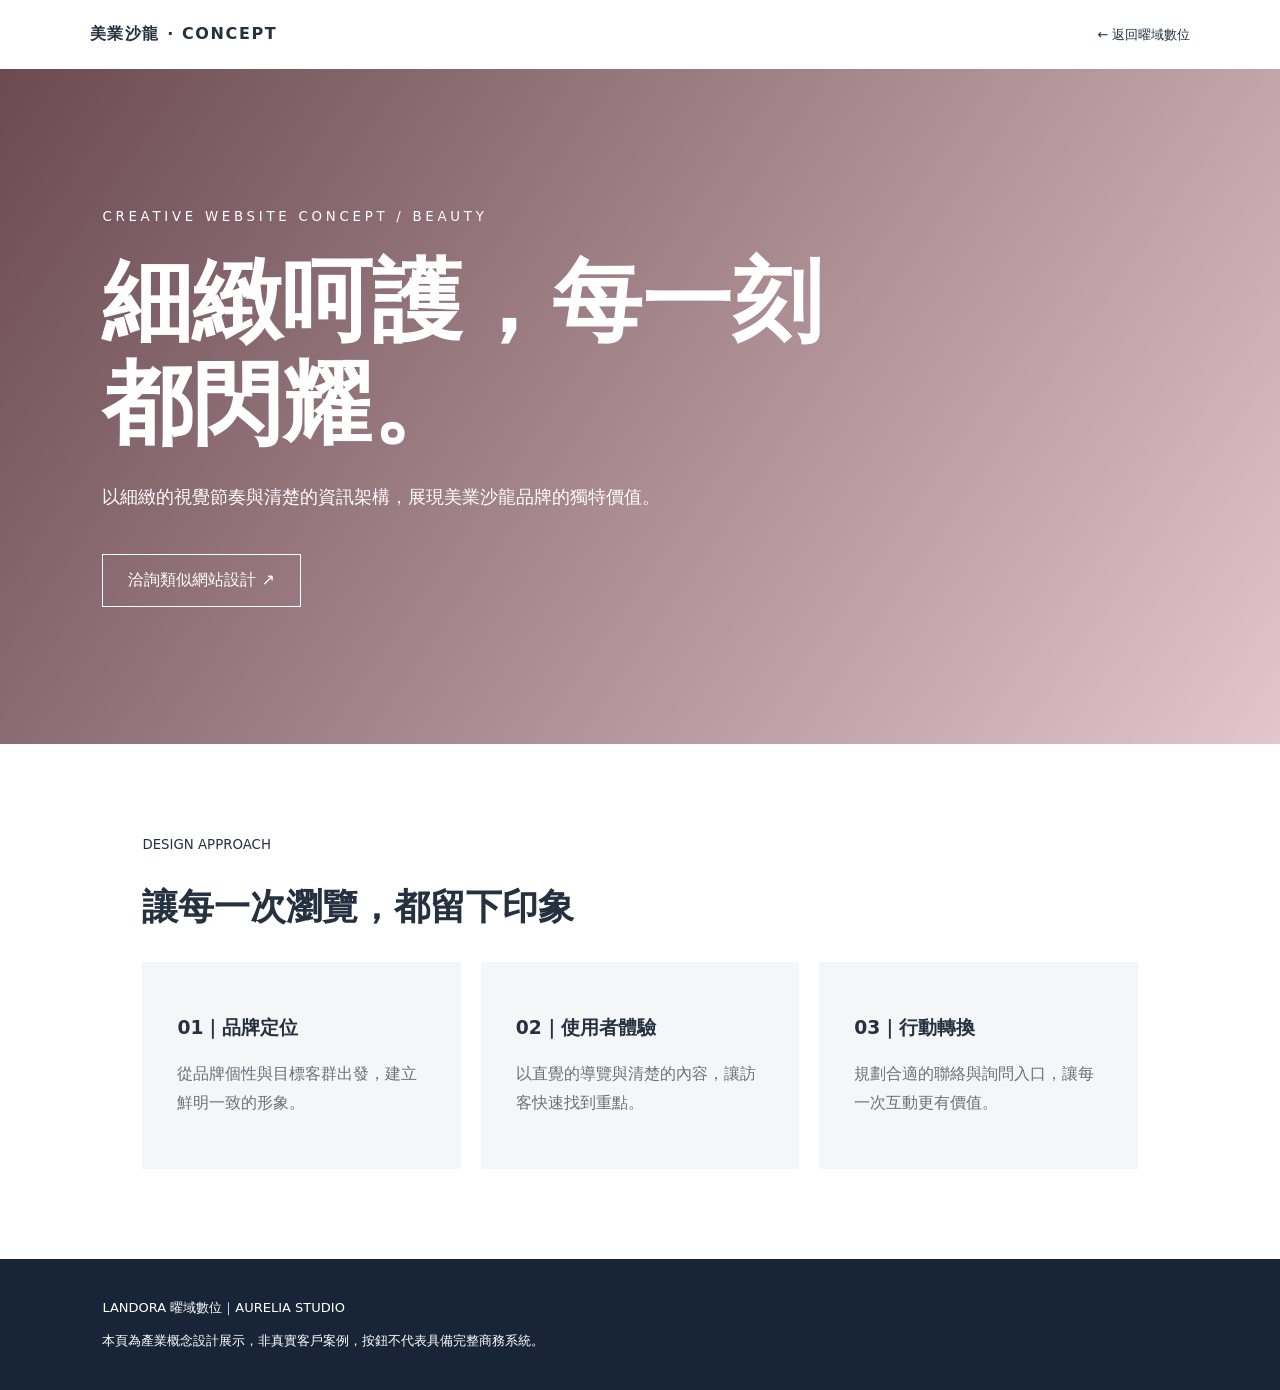
<file: public/demos/beauty.html>
<!doctype html><html lang="zh-Hant"><head><meta charset="utf-8"><meta name="viewport" content="width=device-width,initial-scale=1"><title>美業沙龍｜曜域數位概念展示</title><style>*{box-sizing:border-box}body{margin:0;font-family:system-ui,-apple-system,sans-serif;color:#253040}header{padding:24px 7%;display:flex;justify-content:space-between;align-items:center}header a{color:inherit;text-decoration:none;font-size:13px}.logo{font-weight:800;letter-spacing:.1em}.hero{min-height:75vh;display:flex;align-items:center;padding:8%;background:linear-gradient(125deg,#6b4a52,#e2c6cb);color:white}.hero div{max-width:800px}.hero small{letter-spacing:.28em}.hero h1{font-size:clamp(44px,7vw,100px);line-height:1.15;margin:25px 0}.hero p{font-size:18px;line-height:1.8}.button{display:inline-block;margin-top:22px;border:1px solid white;padding:15px 25px;color:white;text-decoration:none}.section{padding:90px 8%;max-width:1200px;margin:auto}.section h2{font-size:36px}.grid{display:grid;grid-template-columns:repeat(3,1fr);gap:20px}.grid article{padding:35px;background:#f5f6f7;min-height:200px}.grid p{color:#67727b;line-height:1.8}footer{padding:40px 8%;background:#182438;color:white;font-size:13px}@media(max-width:650px){.grid{grid-template-columns:1fr}.hero{min-height:65vh}.section{padding:55px 7%}}</style></head><body><header><div class="logo">美業沙龍 · CONCEPT</div><a href="/">← 返回曜域數位</a></header><section class="hero"><div><small>CREATIVE WEBSITE CONCEPT / BEAUTY</small><h1>細緻呵護，每一刻都閃耀。</h1><p>以細緻的視覺節奏與清楚的資訊架構，展現美業沙龍品牌的獨特價值。</p><a class="button" href="/">洽詢類似網站設計 ↗</a></div></section><section class="section"><small>DESIGN APPROACH</small><h2>讓每一次瀏覽，都留下印象</h2><div class="grid"><article><h3>01｜品牌定位</h3><p>從品牌個性與目標客群出發，建立鮮明一致的形象。</p></article><article><h3>02｜使用者體驗</h3><p>以直覺的導覽與清楚的內容，讓訪客快速找到重點。</p></article><article><h3>03｜行動轉換</h3><p>規劃合適的聯絡與詢問入口，讓每一次互動更有價值。</p></article></div></section><footer>LANDORA 曜域數位｜AURELIA STUDIO<br><br>本頁為產業概念設計展示，非真實客戶案例，按鈕不代表具備完整商務系統。</footer></body></html>
</file>
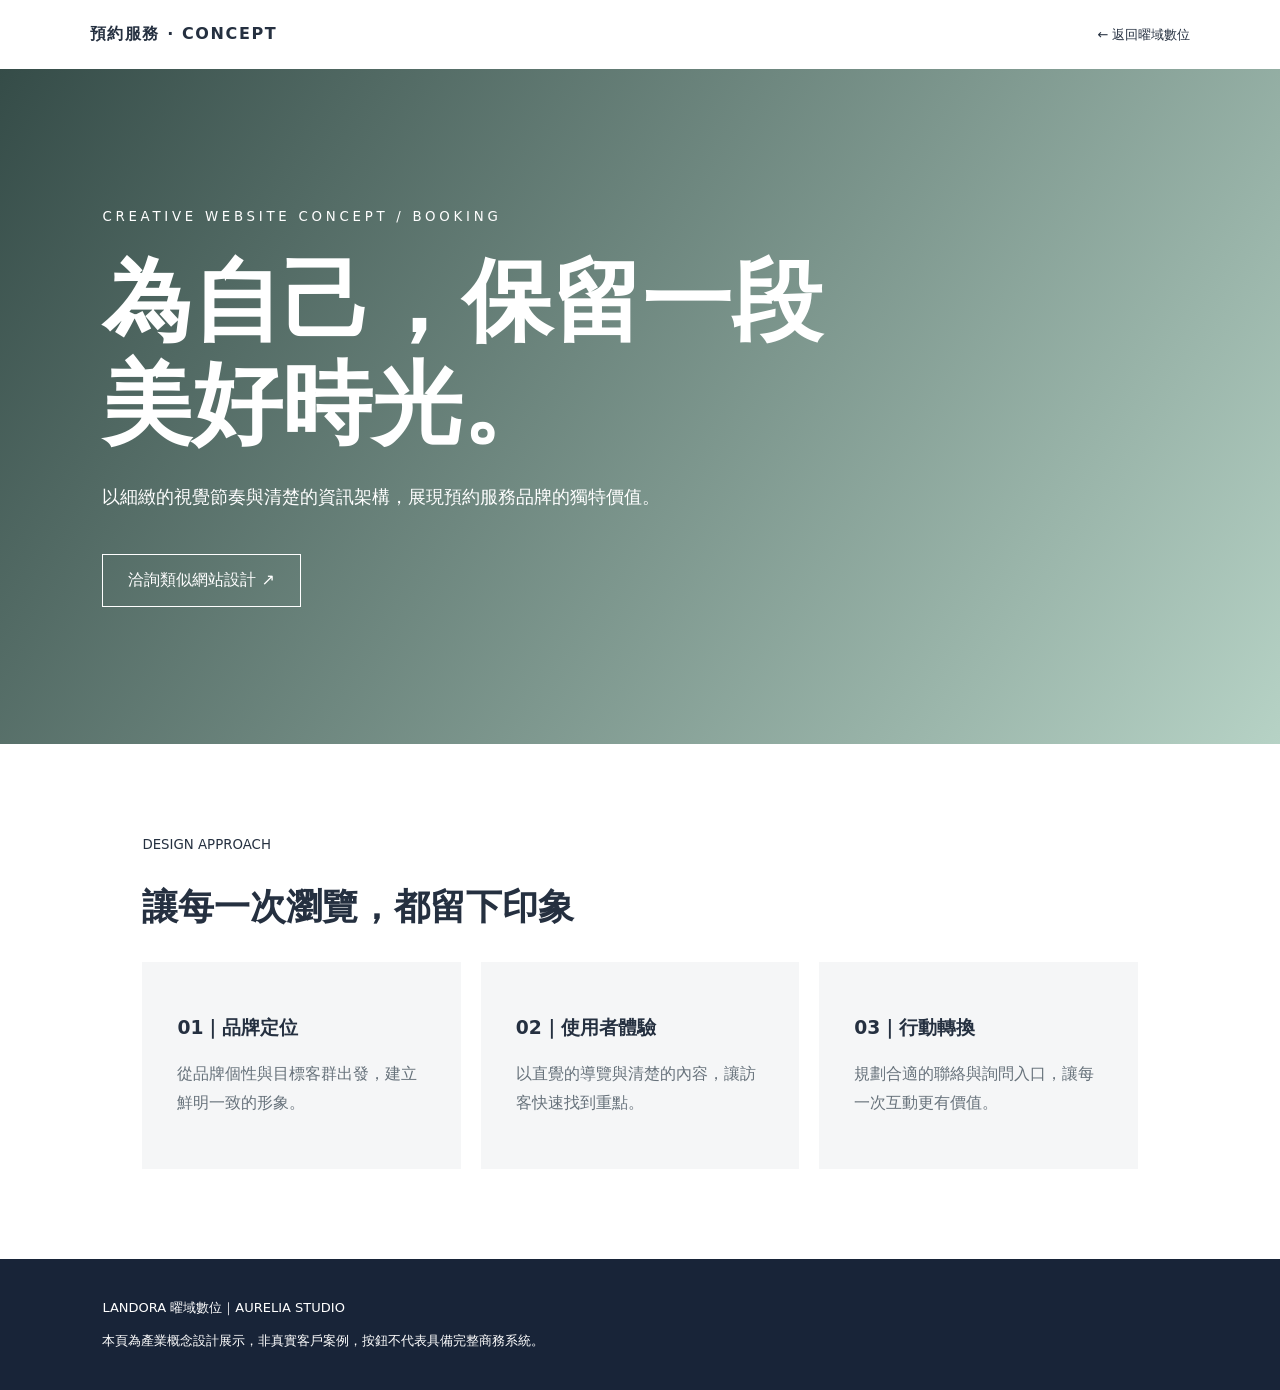
<file: public/demos/booking.html>
<!doctype html><html lang="zh-Hant"><head><meta charset="utf-8"><meta name="viewport" content="width=device-width,initial-scale=1"><title>預約服務｜曜域數位概念展示</title><style>*{box-sizing:border-box}body{margin:0;font-family:system-ui,-apple-system,sans-serif;color:#253040}header{padding:24px 7%;display:flex;justify-content:space-between;align-items:center}header a{color:inherit;text-decoration:none;font-size:13px}.logo{font-weight:800;letter-spacing:.1em}.hero{min-height:75vh;display:flex;align-items:center;padding:8%;background:linear-gradient(125deg,#354c48,#b6d2c5);color:white}.hero div{max-width:800px}.hero small{letter-spacing:.28em}.hero h1{font-size:clamp(44px,7vw,100px);line-height:1.15;margin:25px 0}.hero p{font-size:18px;line-height:1.8}.button{display:inline-block;margin-top:22px;border:1px solid white;padding:15px 25px;color:white;text-decoration:none}.section{padding:90px 8%;max-width:1200px;margin:auto}.section h2{font-size:36px}.grid{display:grid;grid-template-columns:repeat(3,1fr);gap:20px}.grid article{padding:35px;background:#f5f6f7;min-height:200px}.grid p{color:#67727b;line-height:1.8}footer{padding:40px 8%;background:#182438;color:white;font-size:13px}@media(max-width:650px){.grid{grid-template-columns:1fr}.hero{min-height:65vh}.section{padding:55px 7%}}</style></head><body><header><div class="logo">預約服務 · CONCEPT</div><a href="/">← 返回曜域數位</a></header><section class="hero"><div><small>CREATIVE WEBSITE CONCEPT / BOOKING</small><h1>為自己，保留一段美好時光。</h1><p>以細緻的視覺節奏與清楚的資訊架構，展現預約服務品牌的獨特價值。</p><a class="button" href="/">洽詢類似網站設計 ↗</a></div></section><section class="section"><small>DESIGN APPROACH</small><h2>讓每一次瀏覽，都留下印象</h2><div class="grid"><article><h3>01｜品牌定位</h3><p>從品牌個性與目標客群出發，建立鮮明一致的形象。</p></article><article><h3>02｜使用者體驗</h3><p>以直覺的導覽與清楚的內容，讓訪客快速找到重點。</p></article><article><h3>03｜行動轉換</h3><p>規劃合適的聯絡與詢問入口，讓每一次互動更有價值。</p></article></div></section><footer>LANDORA 曜域數位｜AURELIA STUDIO<br><br>本頁為產業概念設計展示，非真實客戶案例，按鈕不代表具備完整商務系統。</footer></body></html>
</file>
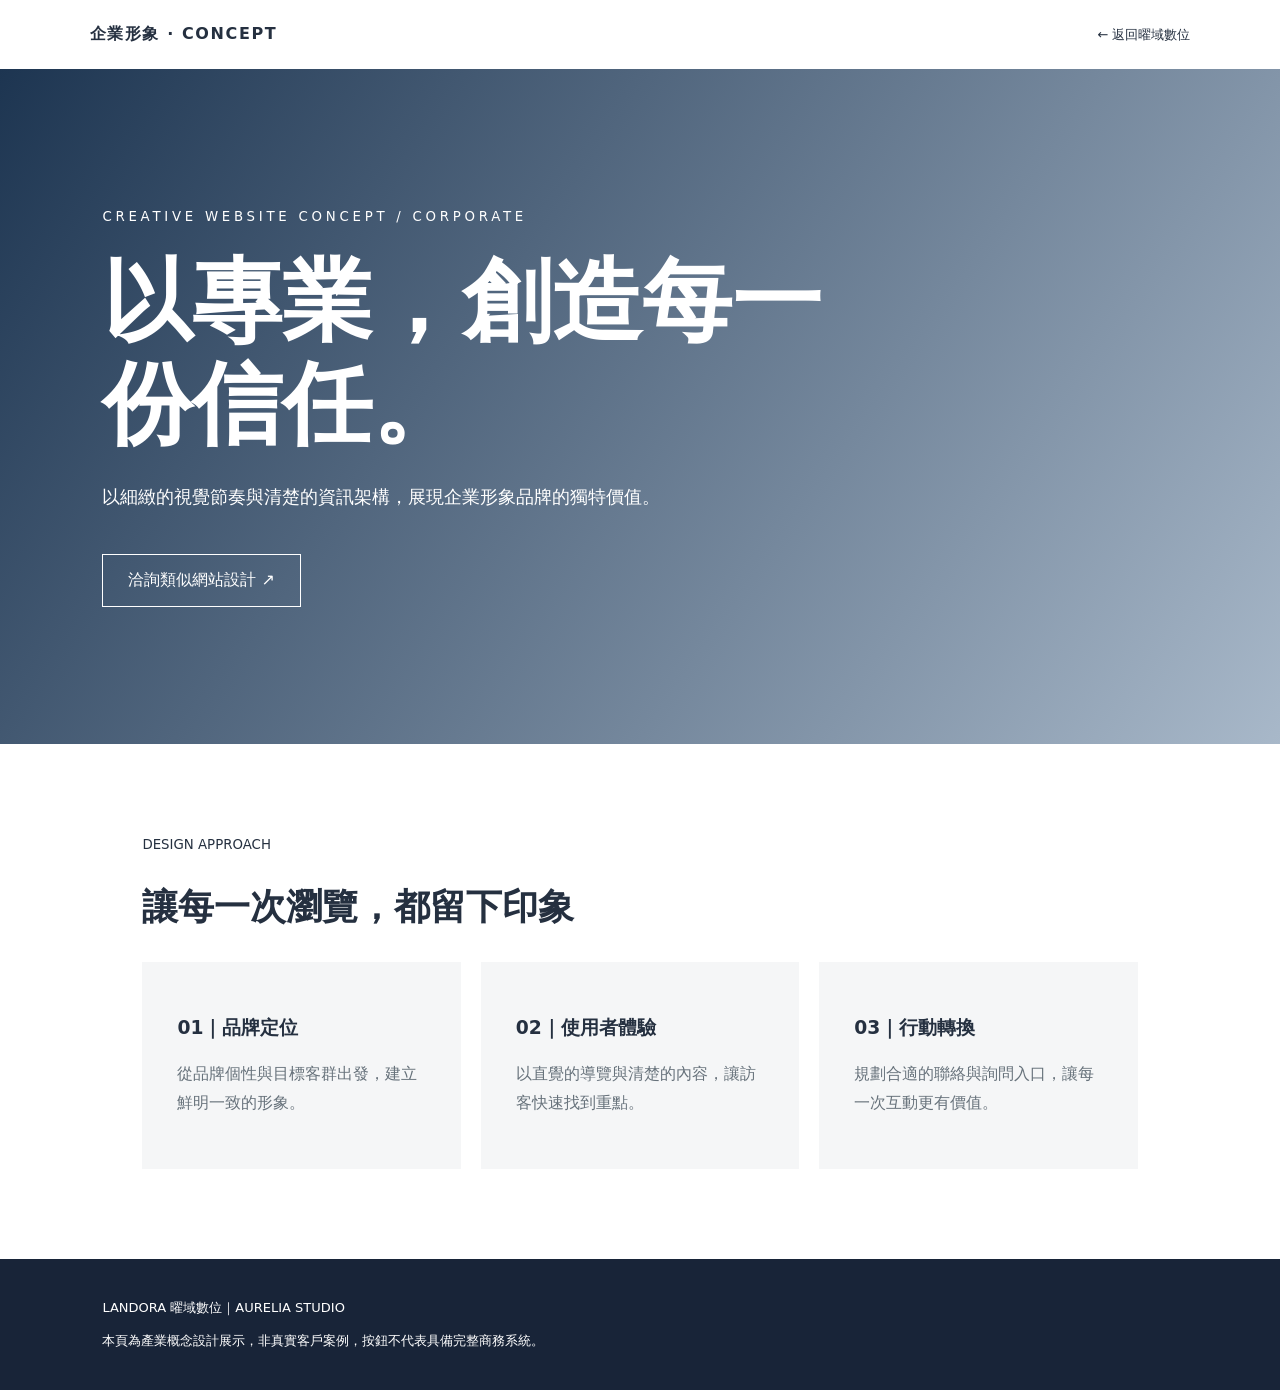
<file: public/demos/corporate.html>
<!doctype html><html lang="zh-Hant"><head><meta charset="utf-8"><meta name="viewport" content="width=device-width,initial-scale=1"><title>企業形象｜曜域數位概念展示</title><style>*{box-sizing:border-box}body{margin:0;font-family:system-ui,-apple-system,sans-serif;color:#253040}header{padding:24px 7%;display:flex;justify-content:space-between;align-items:center}header a{color:inherit;text-decoration:none;font-size:13px}.logo{font-weight:800;letter-spacing:.1em}.hero{min-height:75vh;display:flex;align-items:center;padding:8%;background:linear-gradient(125deg,#1d3551,#a8b8c9);color:white}.hero div{max-width:800px}.hero small{letter-spacing:.28em}.hero h1{font-size:clamp(44px,7vw,100px);line-height:1.15;margin:25px 0}.hero p{font-size:18px;line-height:1.8}.button{display:inline-block;margin-top:22px;border:1px solid white;padding:15px 25px;color:white;text-decoration:none}.section{padding:90px 8%;max-width:1200px;margin:auto}.section h2{font-size:36px}.grid{display:grid;grid-template-columns:repeat(3,1fr);gap:20px}.grid article{padding:35px;background:#f5f6f7;min-height:200px}.grid p{color:#67727b;line-height:1.8}footer{padding:40px 8%;background:#182438;color:white;font-size:13px}@media(max-width:650px){.grid{grid-template-columns:1fr}.hero{min-height:65vh}.section{padding:55px 7%}}</style></head><body><header><div class="logo">企業形象 · CONCEPT</div><a href="/">← 返回曜域數位</a></header><section class="hero"><div><small>CREATIVE WEBSITE CONCEPT / CORPORATE</small><h1>以專業，創造每一份信任。</h1><p>以細緻的視覺節奏與清楚的資訊架構，展現企業形象品牌的獨特價值。</p><a class="button" href="/">洽詢類似網站設計 ↗</a></div></section><section class="section"><small>DESIGN APPROACH</small><h2>讓每一次瀏覽，都留下印象</h2><div class="grid"><article><h3>01｜品牌定位</h3><p>從品牌個性與目標客群出發，建立鮮明一致的形象。</p></article><article><h3>02｜使用者體驗</h3><p>以直覺的導覽與清楚的內容，讓訪客快速找到重點。</p></article><article><h3>03｜行動轉換</h3><p>規劃合適的聯絡與詢問入口，讓每一次互動更有價值。</p></article></div></section><footer>LANDORA 曜域數位｜AURELIA STUDIO<br><br>本頁為產業概念設計展示，非真實客戶案例，按鈕不代表具備完整商務系統。</footer></body></html>
</file>
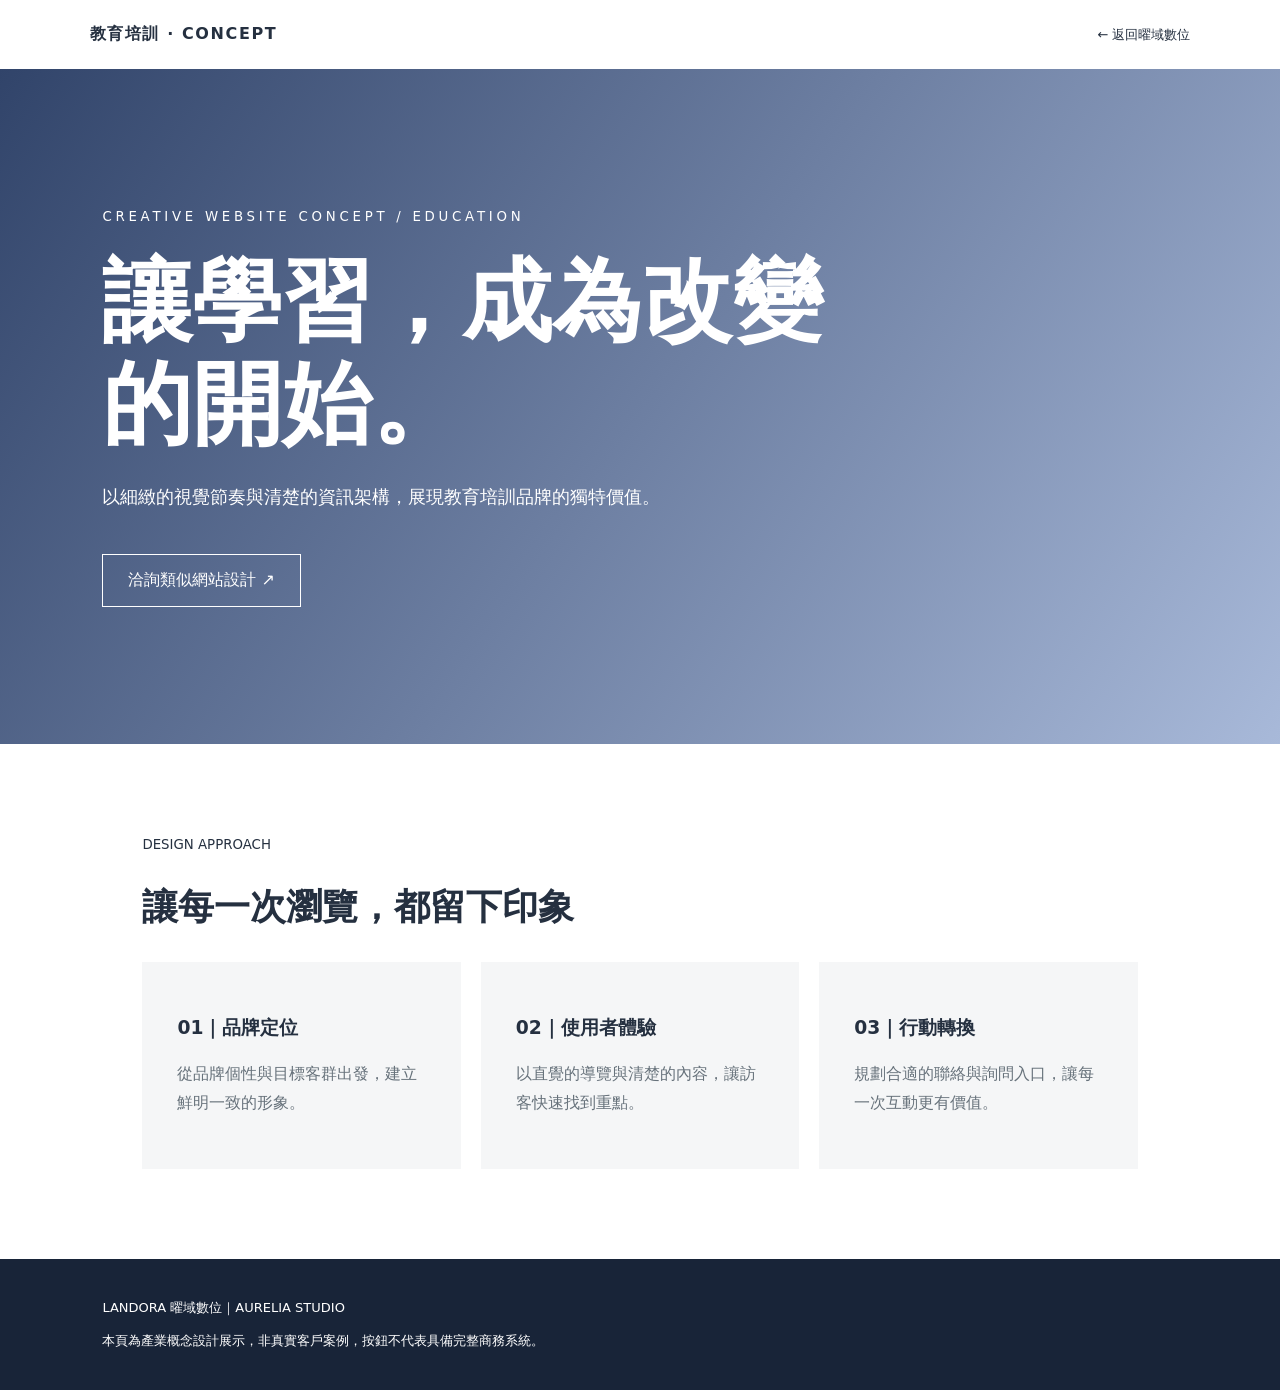
<file: public/demos/education.html>
<!doctype html><html lang="zh-Hant"><head><meta charset="utf-8"><meta name="viewport" content="width=device-width,initial-scale=1"><title>教育培訓｜曜域數位概念展示</title><style>*{box-sizing:border-box}body{margin:0;font-family:system-ui,-apple-system,sans-serif;color:#253040}header{padding:24px 7%;display:flex;justify-content:space-between;align-items:center}header a{color:inherit;text-decoration:none;font-size:13px}.logo{font-weight:800;letter-spacing:.1em}.hero{min-height:75vh;display:flex;align-items:center;padding:8%;background:linear-gradient(125deg,#31446a,#a8b9d9);color:white}.hero div{max-width:800px}.hero small{letter-spacing:.28em}.hero h1{font-size:clamp(44px,7vw,100px);line-height:1.15;margin:25px 0}.hero p{font-size:18px;line-height:1.8}.button{display:inline-block;margin-top:22px;border:1px solid white;padding:15px 25px;color:white;text-decoration:none}.section{padding:90px 8%;max-width:1200px;margin:auto}.section h2{font-size:36px}.grid{display:grid;grid-template-columns:repeat(3,1fr);gap:20px}.grid article{padding:35px;background:#f5f6f7;min-height:200px}.grid p{color:#67727b;line-height:1.8}footer{padding:40px 8%;background:#182438;color:white;font-size:13px}@media(max-width:650px){.grid{grid-template-columns:1fr}.hero{min-height:65vh}.section{padding:55px 7%}}</style></head><body><header><div class="logo">教育培訓 · CONCEPT</div><a href="/">← 返回曜域數位</a></header><section class="hero"><div><small>CREATIVE WEBSITE CONCEPT / EDUCATION</small><h1>讓學習，成為改變的開始。</h1><p>以細緻的視覺節奏與清楚的資訊架構，展現教育培訓品牌的獨特價值。</p><a class="button" href="/">洽詢類似網站設計 ↗</a></div></section><section class="section"><small>DESIGN APPROACH</small><h2>讓每一次瀏覽，都留下印象</h2><div class="grid"><article><h3>01｜品牌定位</h3><p>從品牌個性與目標客群出發，建立鮮明一致的形象。</p></article><article><h3>02｜使用者體驗</h3><p>以直覺的導覽與清楚的內容，讓訪客快速找到重點。</p></article><article><h3>03｜行動轉換</h3><p>規劃合適的聯絡與詢問入口，讓每一次互動更有價值。</p></article></div></section><footer>LANDORA 曜域數位｜AURELIA STUDIO<br><br>本頁為產業概念設計展示，非真實客戶案例，按鈕不代表具備完整商務系統。</footer></body></html>
</file>
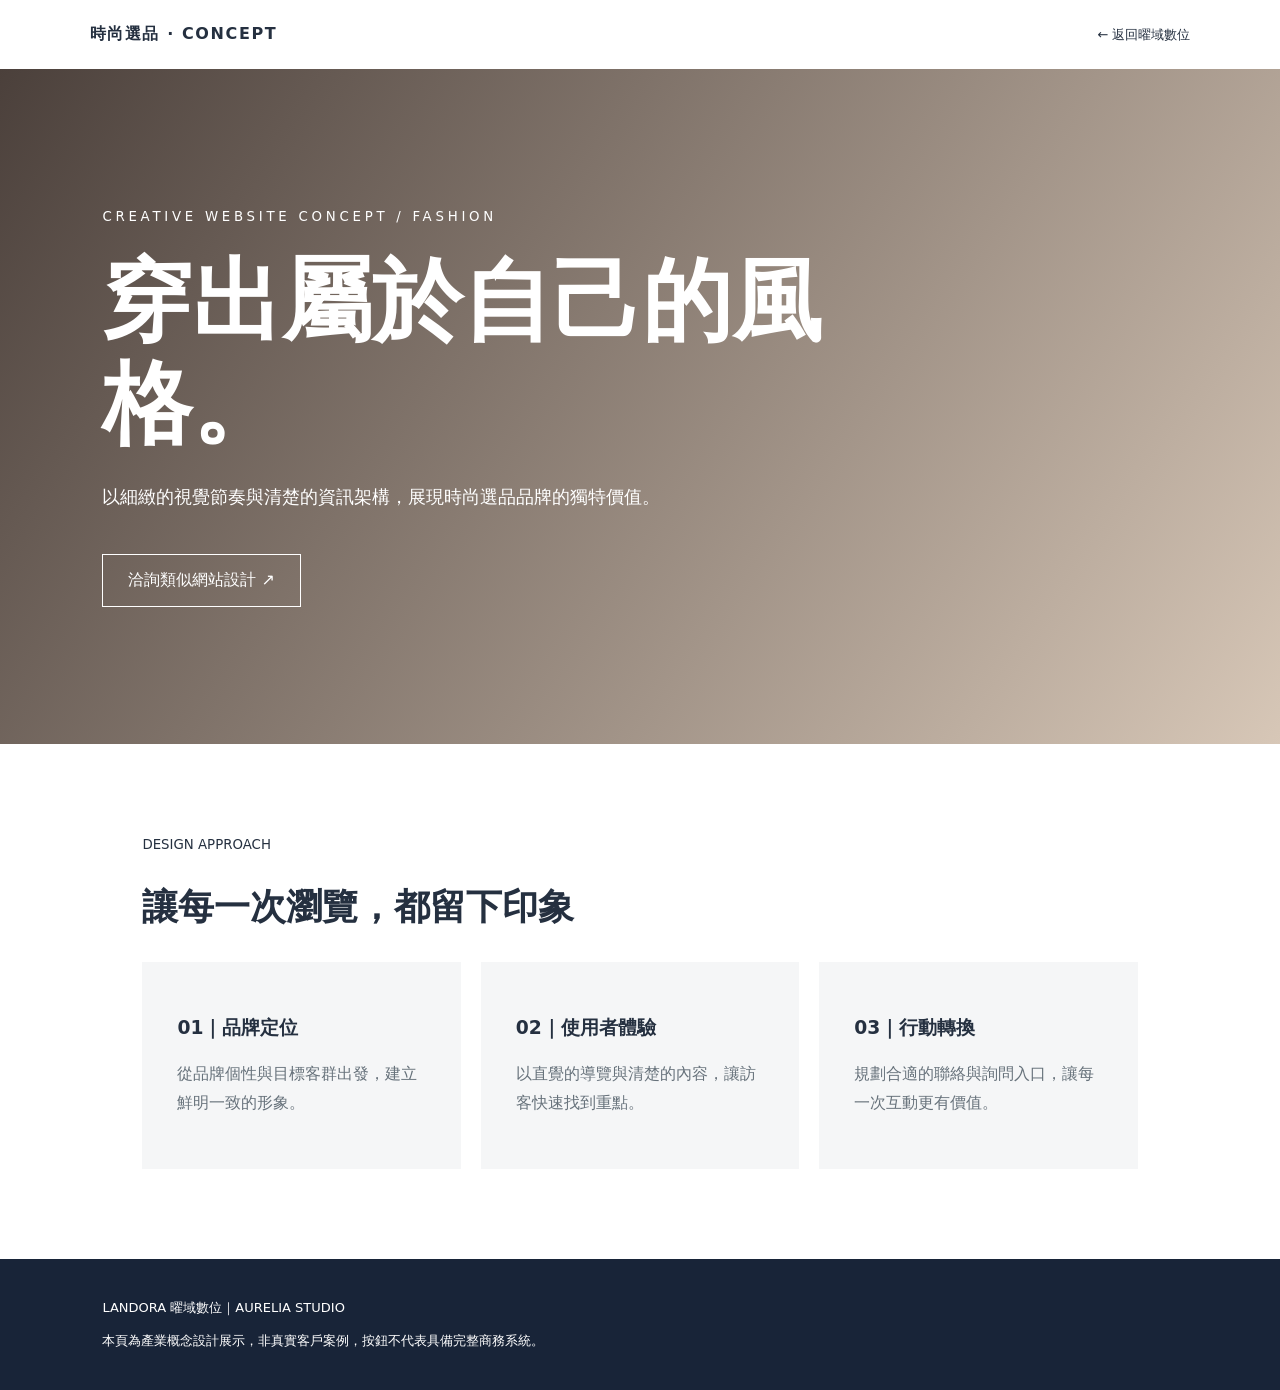
<file: public/demos/fashion.html>
<!doctype html><html lang="zh-Hant"><head><meta charset="utf-8"><meta name="viewport" content="width=device-width,initial-scale=1"><title>時尚選品｜曜域數位概念展示</title><style>*{box-sizing:border-box}body{margin:0;font-family:system-ui,-apple-system,sans-serif;color:#253040}header{padding:24px 7%;display:flex;justify-content:space-between;align-items:center}header a{color:inherit;text-decoration:none;font-size:13px}.logo{font-weight:800;letter-spacing:.1em}.hero{min-height:75vh;display:flex;align-items:center;padding:8%;background:linear-gradient(125deg,#4b403b,#d7c7b7);color:white}.hero div{max-width:800px}.hero small{letter-spacing:.28em}.hero h1{font-size:clamp(44px,7vw,100px);line-height:1.15;margin:25px 0}.hero p{font-size:18px;line-height:1.8}.button{display:inline-block;margin-top:22px;border:1px solid white;padding:15px 25px;color:white;text-decoration:none}.section{padding:90px 8%;max-width:1200px;margin:auto}.section h2{font-size:36px}.grid{display:grid;grid-template-columns:repeat(3,1fr);gap:20px}.grid article{padding:35px;background:#f5f6f7;min-height:200px}.grid p{color:#67727b;line-height:1.8}footer{padding:40px 8%;background:#182438;color:white;font-size:13px}@media(max-width:650px){.grid{grid-template-columns:1fr}.hero{min-height:65vh}.section{padding:55px 7%}}</style></head><body><header><div class="logo">時尚選品 · CONCEPT</div><a href="/">← 返回曜域數位</a></header><section class="hero"><div><small>CREATIVE WEBSITE CONCEPT / FASHION</small><h1>穿出屬於自己的風格。</h1><p>以細緻的視覺節奏與清楚的資訊架構，展現時尚選品品牌的獨特價值。</p><a class="button" href="/">洽詢類似網站設計 ↗</a></div></section><section class="section"><small>DESIGN APPROACH</small><h2>讓每一次瀏覽，都留下印象</h2><div class="grid"><article><h3>01｜品牌定位</h3><p>從品牌個性與目標客群出發，建立鮮明一致的形象。</p></article><article><h3>02｜使用者體驗</h3><p>以直覺的導覽與清楚的內容，讓訪客快速找到重點。</p></article><article><h3>03｜行動轉換</h3><p>規劃合適的聯絡與詢問入口，讓每一次互動更有價值。</p></article></div></section><footer>LANDORA 曜域數位｜AURELIA STUDIO<br><br>本頁為產業概念設計展示，非真實客戶案例，按鈕不代表具備完整商務系統。</footer></body></html>
</file>
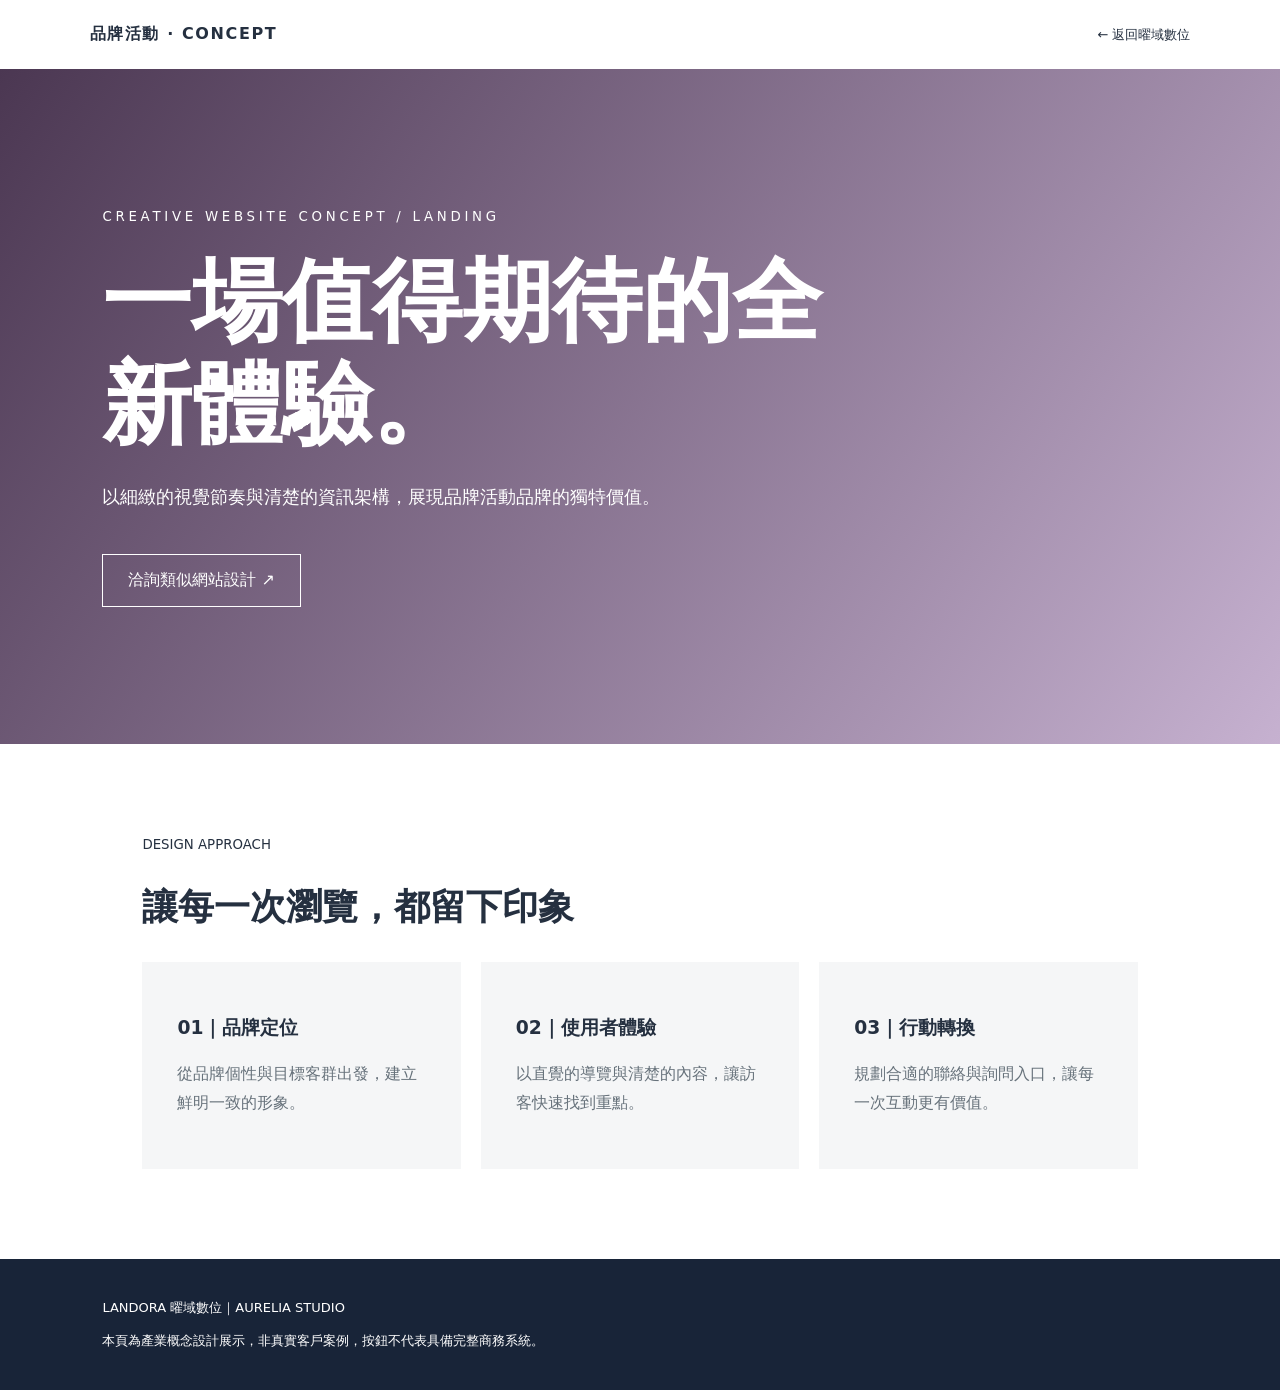
<file: public/demos/landing.html>
<!doctype html><html lang="zh-Hant"><head><meta charset="utf-8"><meta name="viewport" content="width=device-width,initial-scale=1"><title>品牌活動｜曜域數位概念展示</title><style>*{box-sizing:border-box}body{margin:0;font-family:system-ui,-apple-system,sans-serif;color:#253040}header{padding:24px 7%;display:flex;justify-content:space-between;align-items:center}header a{color:inherit;text-decoration:none;font-size:13px}.logo{font-weight:800;letter-spacing:.1em}.hero{min-height:75vh;display:flex;align-items:center;padding:8%;background:linear-gradient(125deg,#4b3752,#c6b1d0);color:white}.hero div{max-width:800px}.hero small{letter-spacing:.28em}.hero h1{font-size:clamp(44px,7vw,100px);line-height:1.15;margin:25px 0}.hero p{font-size:18px;line-height:1.8}.button{display:inline-block;margin-top:22px;border:1px solid white;padding:15px 25px;color:white;text-decoration:none}.section{padding:90px 8%;max-width:1200px;margin:auto}.section h2{font-size:36px}.grid{display:grid;grid-template-columns:repeat(3,1fr);gap:20px}.grid article{padding:35px;background:#f5f6f7;min-height:200px}.grid p{color:#67727b;line-height:1.8}footer{padding:40px 8%;background:#182438;color:white;font-size:13px}@media(max-width:650px){.grid{grid-template-columns:1fr}.hero{min-height:65vh}.section{padding:55px 7%}}</style></head><body><header><div class="logo">品牌活動 · CONCEPT</div><a href="/">← 返回曜域數位</a></header><section class="hero"><div><small>CREATIVE WEBSITE CONCEPT / LANDING</small><h1>一場值得期待的全新體驗。</h1><p>以細緻的視覺節奏與清楚的資訊架構，展現品牌活動品牌的獨特價值。</p><a class="button" href="/">洽詢類似網站設計 ↗</a></div></section><section class="section"><small>DESIGN APPROACH</small><h2>讓每一次瀏覽，都留下印象</h2><div class="grid"><article><h3>01｜品牌定位</h3><p>從品牌個性與目標客群出發，建立鮮明一致的形象。</p></article><article><h3>02｜使用者體驗</h3><p>以直覺的導覽與清楚的內容，讓訪客快速找到重點。</p></article><article><h3>03｜行動轉換</h3><p>規劃合適的聯絡與詢問入口，讓每一次互動更有價值。</p></article></div></section><footer>LANDORA 曜域數位｜AURELIA STUDIO<br><br>本頁為產業概念設計展示，非真實客戶案例，按鈕不代表具備完整商務系統。</footer></body></html>
</file>
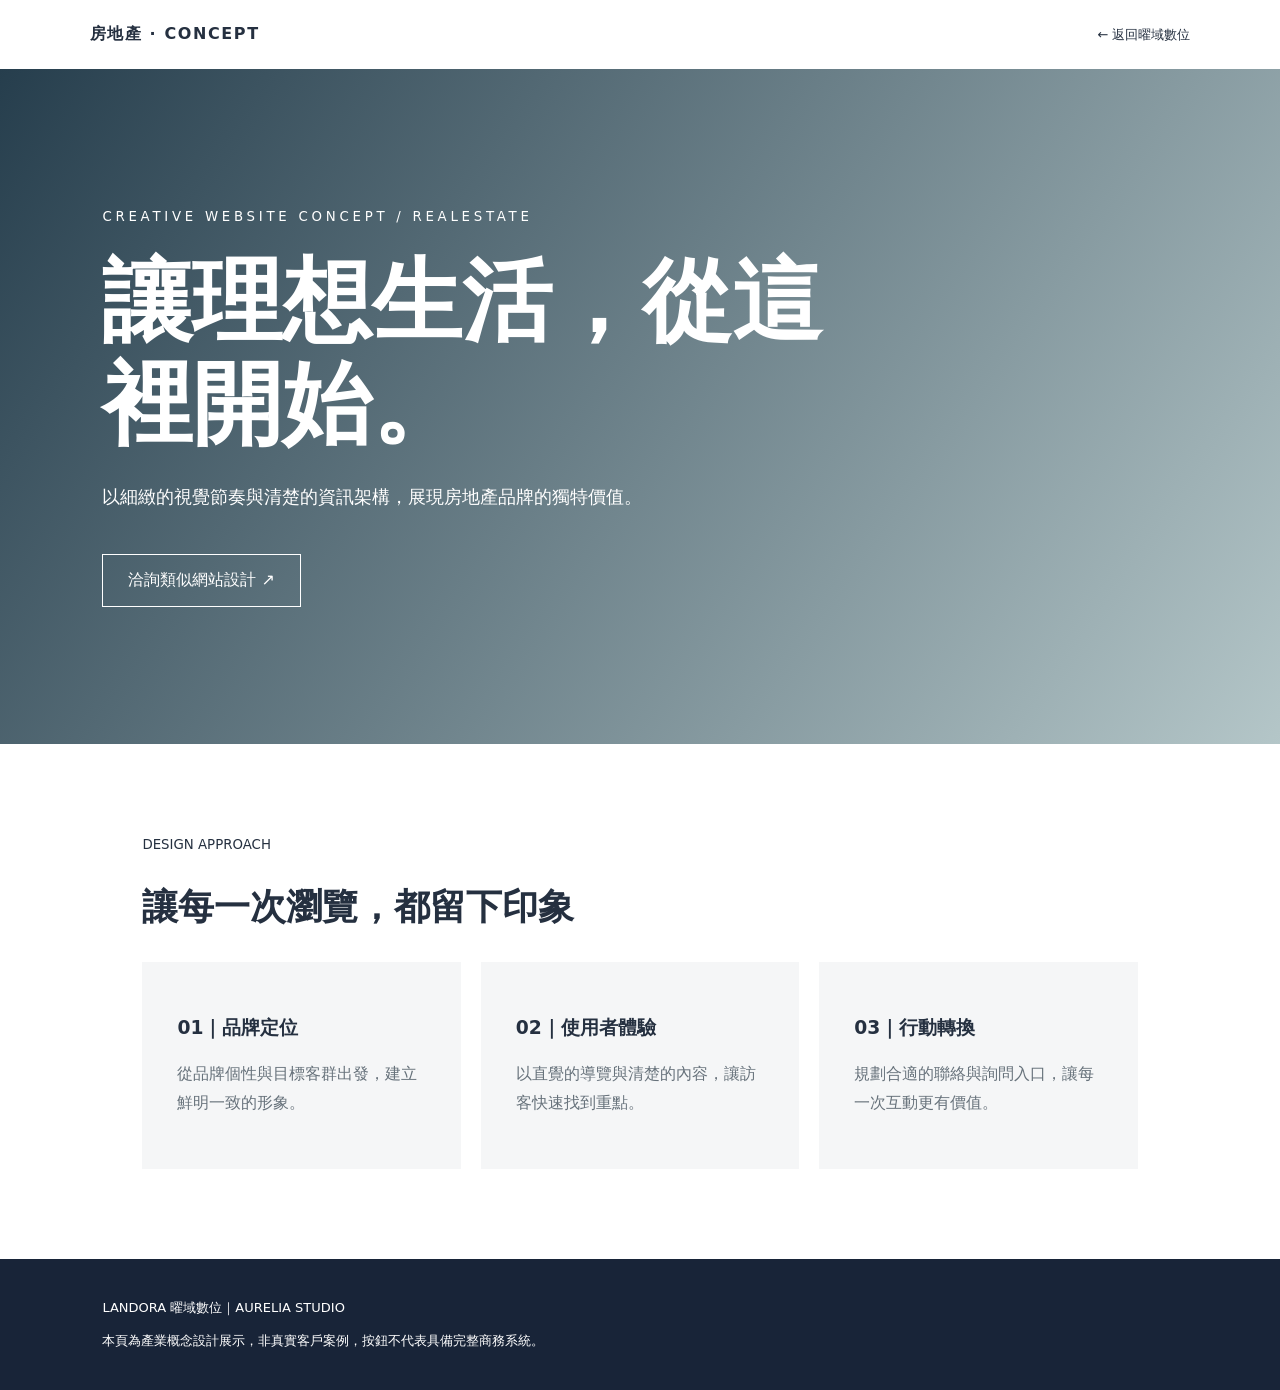
<file: public/demos/realestate.html>
<!doctype html><html lang="zh-Hant"><head><meta charset="utf-8"><meta name="viewport" content="width=device-width,initial-scale=1"><title>房地產｜曜域數位概念展示</title><style>*{box-sizing:border-box}body{margin:0;font-family:system-ui,-apple-system,sans-serif;color:#253040}header{padding:24px 7%;display:flex;justify-content:space-between;align-items:center}header a{color:inherit;text-decoration:none;font-size:13px}.logo{font-weight:800;letter-spacing:.1em}.hero{min-height:75vh;display:flex;align-items:center;padding:8%;background:linear-gradient(125deg,#263e4d,#b4c6c8);color:white}.hero div{max-width:800px}.hero small{letter-spacing:.28em}.hero h1{font-size:clamp(44px,7vw,100px);line-height:1.15;margin:25px 0}.hero p{font-size:18px;line-height:1.8}.button{display:inline-block;margin-top:22px;border:1px solid white;padding:15px 25px;color:white;text-decoration:none}.section{padding:90px 8%;max-width:1200px;margin:auto}.section h2{font-size:36px}.grid{display:grid;grid-template-columns:repeat(3,1fr);gap:20px}.grid article{padding:35px;background:#f5f6f7;min-height:200px}.grid p{color:#67727b;line-height:1.8}footer{padding:40px 8%;background:#182438;color:white;font-size:13px}@media(max-width:650px){.grid{grid-template-columns:1fr}.hero{min-height:65vh}.section{padding:55px 7%}}</style></head><body><header><div class="logo">房地產 · CONCEPT</div><a href="/">← 返回曜域數位</a></header><section class="hero"><div><small>CREATIVE WEBSITE CONCEPT / REALESTATE</small><h1>讓理想生活，從這裡開始。</h1><p>以細緻的視覺節奏與清楚的資訊架構，展現房地產品牌的獨特價值。</p><a class="button" href="/">洽詢類似網站設計 ↗</a></div></section><section class="section"><small>DESIGN APPROACH</small><h2>讓每一次瀏覽，都留下印象</h2><div class="grid"><article><h3>01｜品牌定位</h3><p>從品牌個性與目標客群出發，建立鮮明一致的形象。</p></article><article><h3>02｜使用者體驗</h3><p>以直覺的導覽與清楚的內容，讓訪客快速找到重點。</p></article><article><h3>03｜行動轉換</h3><p>規劃合適的聯絡與詢問入口，讓每一次互動更有價值。</p></article></div></section><footer>LANDORA 曜域數位｜AURELIA STUDIO<br><br>本頁為產業概念設計展示，非真實客戶案例，按鈕不代表具備完整商務系統。</footer></body></html>
</file>
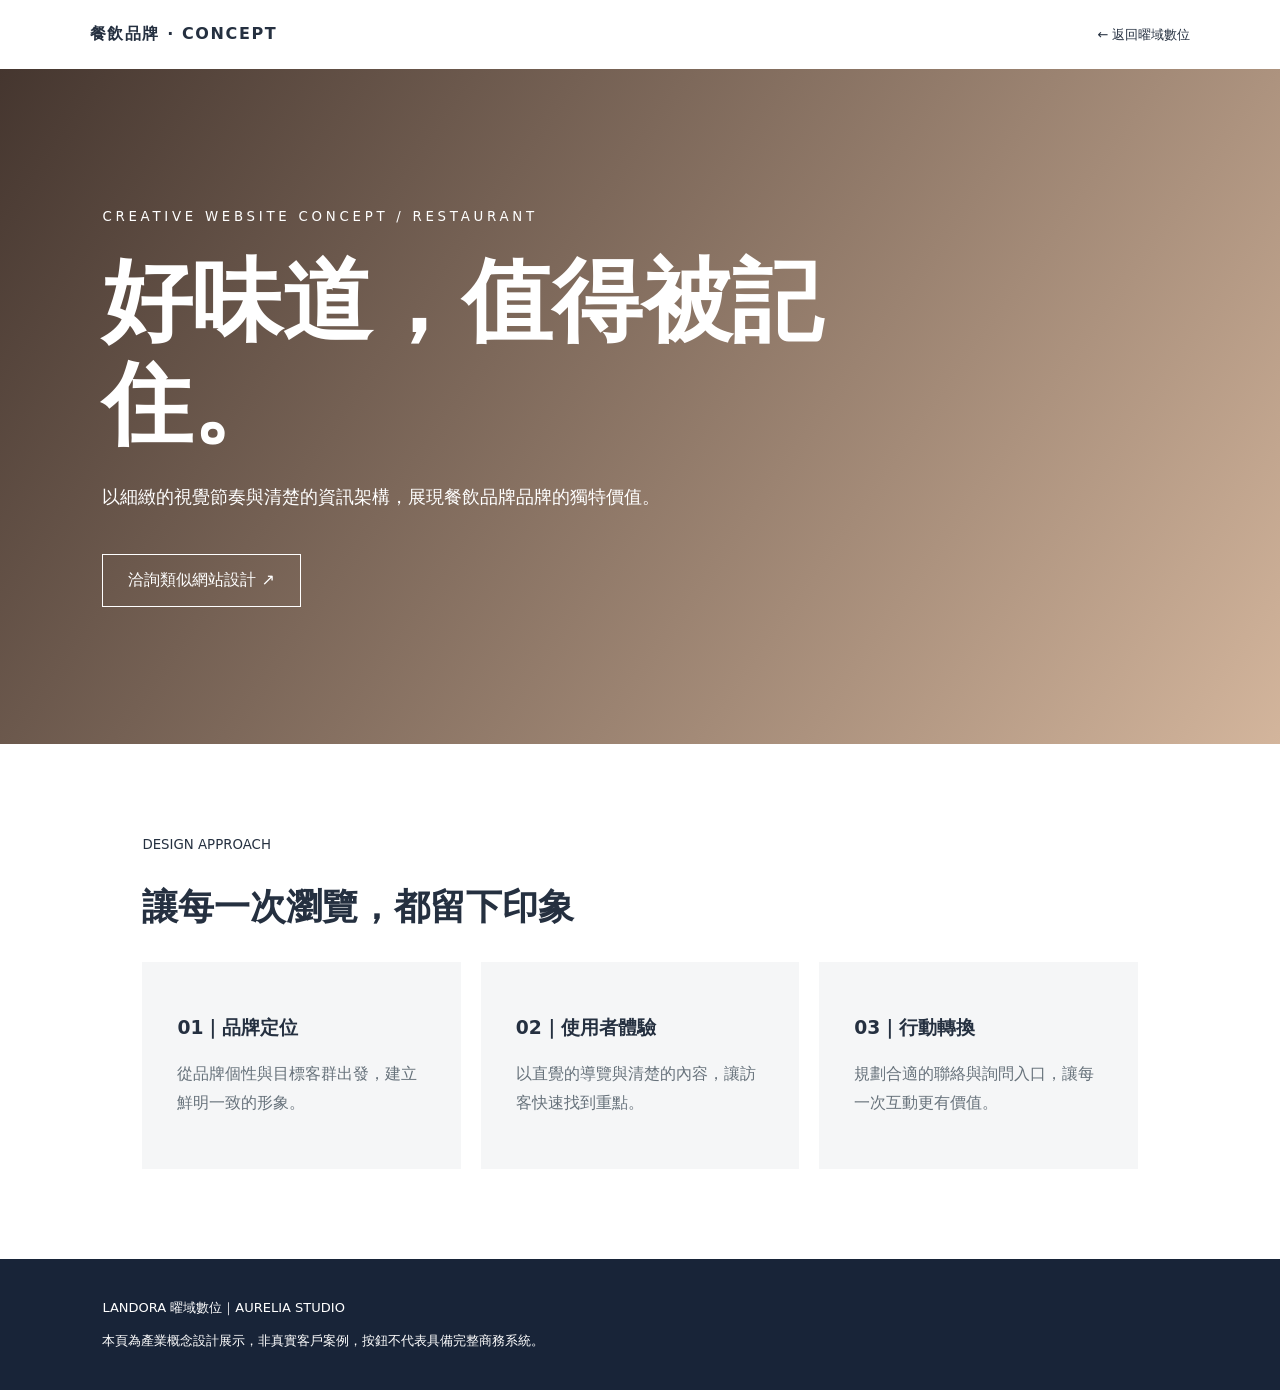
<file: public/demos/restaurant.html>
<!doctype html><html lang="zh-Hant"><head><meta charset="utf-8"><meta name="viewport" content="width=device-width,initial-scale=1"><title>餐飲品牌｜曜域數位概念展示</title><style>*{box-sizing:border-box}body{margin:0;font-family:system-ui,-apple-system,sans-serif;color:#253040}header{padding:24px 7%;display:flex;justify-content:space-between;align-items:center}header a{color:inherit;text-decoration:none;font-size:13px}.logo{font-weight:800;letter-spacing:.1em}.hero{min-height:75vh;display:flex;align-items:center;padding:8%;background:linear-gradient(125deg,#45362f,#d3b59c);color:white}.hero div{max-width:800px}.hero small{letter-spacing:.28em}.hero h1{font-size:clamp(44px,7vw,100px);line-height:1.15;margin:25px 0}.hero p{font-size:18px;line-height:1.8}.button{display:inline-block;margin-top:22px;border:1px solid white;padding:15px 25px;color:white;text-decoration:none}.section{padding:90px 8%;max-width:1200px;margin:auto}.section h2{font-size:36px}.grid{display:grid;grid-template-columns:repeat(3,1fr);gap:20px}.grid article{padding:35px;background:#f5f6f7;min-height:200px}.grid p{color:#67727b;line-height:1.8}footer{padding:40px 8%;background:#182438;color:white;font-size:13px}@media(max-width:650px){.grid{grid-template-columns:1fr}.hero{min-height:65vh}.section{padding:55px 7%}}</style></head><body><header><div class="logo">餐飲品牌 · CONCEPT</div><a href="/">← 返回曜域數位</a></header><section class="hero"><div><small>CREATIVE WEBSITE CONCEPT / RESTAURANT</small><h1>好味道，值得被記住。</h1><p>以細緻的視覺節奏與清楚的資訊架構，展現餐飲品牌品牌的獨特價值。</p><a class="button" href="/">洽詢類似網站設計 ↗</a></div></section><section class="section"><small>DESIGN APPROACH</small><h2>讓每一次瀏覽，都留下印象</h2><div class="grid"><article><h3>01｜品牌定位</h3><p>從品牌個性與目標客群出發，建立鮮明一致的形象。</p></article><article><h3>02｜使用者體驗</h3><p>以直覺的導覽與清楚的內容，讓訪客快速找到重點。</p></article><article><h3>03｜行動轉換</h3><p>規劃合適的聯絡與詢問入口，讓每一次互動更有價值。</p></article></div></section><footer>LANDORA 曜域數位｜AURELIA STUDIO<br><br>本頁為產業概念設計展示，非真實客戶案例，按鈕不代表具備完整商務系統。</footer></body></html>
</file>
